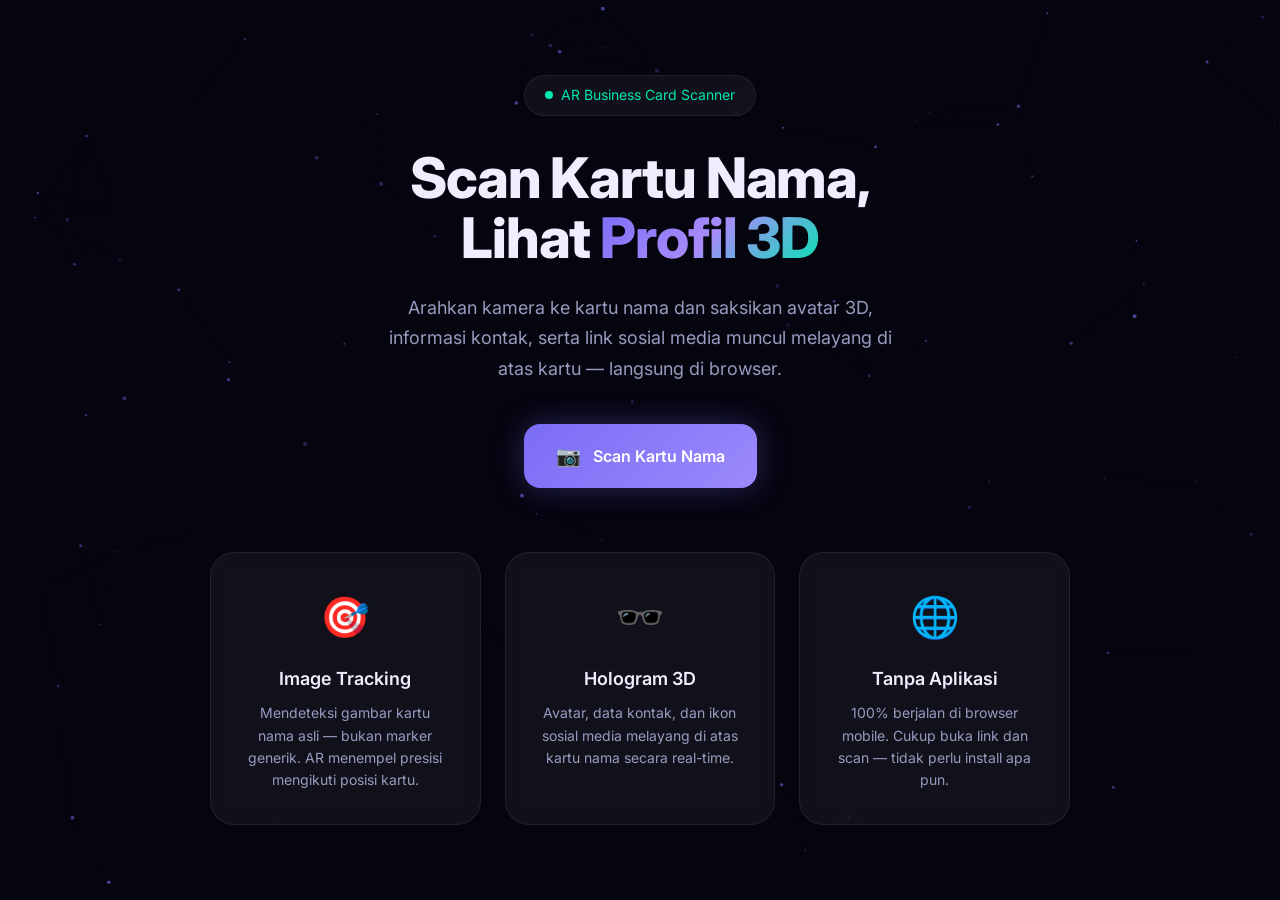
<file: index.html>
<!DOCTYPE html>
<html lang="id">
<head>
  <meta charset="UTF-8">
  <meta name="viewport" content="width=device-width, initial-scale=1.0, user-scalable=no">
  <meta name="description" content="ConnectMe — Scan kartu nama dan lihat profil AR 3D langsung di browser. Tanpa install aplikasi.">
  <meta name="theme-color" content="#050510">
  <meta name="apple-mobile-web-app-capable" content="yes">
  <meta name="apple-mobile-web-app-status-bar-style" content="black-translucent">
  <title>ConnectMe — AR Business Card Scanner</title>

  <!-- Google Fonts -->
  <link rel="preconnect" href="https://fonts.googleapis.com">
  <link rel="preconnect" href="https://fonts.gstatic.com" crossorigin>
  <link href="https://fonts.googleapis.com/css2?family=Inter:wght@400;500;600;700;800&display=swap" rel="stylesheet">

  <!-- Styles -->
  <link rel="stylesheet" href="css/style.css">
</head>
<body>

  <!-- Particle Background -->
  <canvas id="particle-canvas"></canvas>

  <!-- Landing Wrapper -->
  <main class="landing-wrapper">

    <!-- Hero -->
    <section class="hero">
      <div class="hero-badge">
        <span class="dot"></span>
        <span>AR Business Card Scanner</span>
      </div>

      <h1 class="hero-title">
        Scan Kartu Nama,<br>
        Lihat <span class="gradient-text">Profil 3D</span>
      </h1>

      <p class="hero-subtitle">
        Arahkan kamera ke kartu nama dan saksikan avatar 3D, informasi kontak, serta link sosial media muncul melayang di atas kartu — langsung di browser.
      </p>

      <div class="hero-actions">
        <a href="scanner.html" class="btn btn-primary" id="btn-scan">
          <span class="btn-icon">📷</span>
          Scan Kartu Nama
        </a>
      </div>
    </section>

    <!-- Features -->
    <section class="features">
      <div class="feature-card">
        <span class="feature-icon">🎯</span>
        <h3 class="feature-title">Image Tracking</h3>
        <p class="feature-desc">Mendeteksi gambar kartu nama asli — bukan marker generik. AR menempel presisi mengikuti posisi kartu.</p>
      </div>
      <div class="feature-card">
        <span class="feature-icon">🕶️</span>
        <h3 class="feature-title">Hologram 3D</h3>
        <p class="feature-desc">Avatar, data kontak, dan ikon sosial media melayang di atas kartu nama secara real-time.</p>
      </div>
      <div class="feature-card">
        <span class="feature-icon">🌐</span>
        <h3 class="feature-title">Tanpa Aplikasi</h3>
        <p class="feature-desc">100% berjalan di browser mobile. Cukup buka link dan scan — tidak perlu install apa pun.</p>
      </div>
    </section>

  </main>

  <!-- Particle Background Script (inline) -->
  <script>
    (() => {
      const canvas = document.getElementById('particle-canvas');
      const ctx = canvas.getContext('2d');
      let particles = [];
      let animId = null;
      let w, h;

      function resize() {
        w = canvas.width = window.innerWidth;
        h = canvas.height = window.innerHeight;
      }

      function createParticles() {
        particles = [];
        const count = Math.min(Math.floor((w * h) / 12000), 120);
        for (let i = 0; i < count; i++) {
          particles.push({
            x: Math.random() * w,
            y: Math.random() * h,
            r: Math.random() * 1.5 + 0.5,
            dx: (Math.random() - 0.5) * 0.4,
            dy: (Math.random() - 0.5) * 0.4,
            opacity: Math.random() * 0.5 + 0.1,
          });
        }
      }

      function draw() {
        ctx.clearRect(0, 0, w, h);
        for (const p of particles) {
          p.x += p.dx;
          p.y += p.dy;
          if (p.x < 0) p.x = w;
          if (p.x > w) p.x = 0;
          if (p.y < 0) p.y = h;
          if (p.y > h) p.y = 0;

          ctx.beginPath();
          ctx.arc(p.x, p.y, p.r, 0, Math.PI * 2);
          ctx.fillStyle = `rgba(123, 108, 246, ${p.opacity})`;
          ctx.fill();
        }

        // Draw connections
        for (let i = 0; i < particles.length; i++) {
          for (let j = i + 1; j < particles.length; j++) {
            const dx = particles[i].x - particles[j].x;
            const dy = particles[i].y - particles[j].y;
            const dist = Math.sqrt(dx * dx + dy * dy);
            if (dist < 120) {
              ctx.beginPath();
              ctx.moveTo(particles[i].x, particles[i].y);
              ctx.lineTo(particles[j].x, particles[j].y);
              ctx.strokeStyle = `rgba(123, 108, 246, ${0.08 * (1 - dist / 120)})`;
              ctx.lineWidth = 0.5;
              ctx.stroke();
            }
          }
        }
        animId = requestAnimationFrame(draw);
      }

      resize();
      createParticles();
      draw();

      window.addEventListener('resize', () => {
        resize();
        createParticles();
      });
    })();
  </script>

</body>
</html>
</file>
<file: css/style.css>
/* ============================================
   ConnectMe v2 — Design System & Styles
   AR Business Card Scanner
   ============================================ */

/* --- CSS Variables (Design Tokens) --- */
:root {
  /* Colors */
  --color-bg-primary: #050510;
  --color-bg-secondary: #0c0c24;
  --color-bg-tertiary: #14143a;
  --color-bg-card: rgba(255, 255, 255, 0.03);
  --color-bg-glass: rgba(255, 255, 255, 0.05);
  --color-bg-glass-hover: rgba(255, 255, 255, 0.09);

  --color-accent-primary: #7B6CF6;
  --color-accent-secondary: #00E8B0;
  --color-accent-tertiary: #FF6B9D;
  --color-gradient-start: #7B6CF6;
  --color-gradient-mid: #A78BFA;
  --color-gradient-end: #00E8B0;

  --color-text-primary: #EEEEFF;
  --color-text-secondary: #9A9ABF;
  --color-text-muted: #5A5A7F;

  --color-border: rgba(255, 255, 255, 0.07);
  --color-border-accent: rgba(123, 108, 246, 0.35);

  --color-success: #00E8B0;
  --color-error: #FF4D6A;
  --color-warning: #FFB84D;

  /* Typography */
  --font-primary: 'Inter', 'Segoe UI', system-ui, -apple-system, sans-serif;
  --text-xs: 0.75rem;
  --text-sm: 0.875rem;
  --text-base: 1rem;
  --text-lg: 1.125rem;
  --text-xl: 1.25rem;
  --text-2xl: 1.5rem;
  --text-3xl: 2rem;
  --text-4xl: 2.5rem;
  --text-5xl: 3.5rem;

  /* Spacing */
  --space-1: 0.25rem;
  --space-2: 0.5rem;
  --space-3: 0.75rem;
  --space-4: 1rem;
  --space-5: 1.25rem;
  --space-6: 1.5rem;
  --space-8: 2rem;
  --space-10: 2.5rem;
  --space-12: 3rem;
  --space-16: 4rem;

  /* Border Radius */
  --radius-sm: 0.375rem;
  --radius-md: 0.75rem;
  --radius-lg: 1rem;
  --radius-xl: 1.5rem;
  --radius-2xl: 2rem;
  --radius-full: 9999px;

  /* Shadows */
  --shadow-sm: 0 2px 8px rgba(0, 0, 0, 0.3);
  --shadow-md: 0 4px 16px rgba(0, 0, 0, 0.4);
  --shadow-lg: 0 8px 32px rgba(0, 0, 0, 0.5);
  --shadow-glow: 0 0 30px rgba(123, 108, 246, 0.3);
  --shadow-glow-success: 0 0 30px rgba(0, 232, 176, 0.25);

  /* Transitions */
  --transition-fast: 150ms cubic-bezier(0.4, 0, 0.2, 1);
  --transition-base: 300ms cubic-bezier(0.4, 0, 0.2, 1);
  --transition-slow: 500ms cubic-bezier(0.4, 0, 0.2, 1);
}

/* --- Reset & Base --- */
*, *::before, *::after {
  margin: 0;
  padding: 0;
  box-sizing: border-box;
}

html {
  scroll-behavior: smooth;
  -webkit-text-size-adjust: 100%;
}

body {
  font-family: var(--font-primary);
  font-size: var(--text-base);
  line-height: 1.6;
  color: var(--color-text-primary);
  background: var(--color-bg-primary);
  overflow-x: hidden;
  min-height: 100vh;
  min-height: 100dvh;
  -webkit-font-smoothing: antialiased;
  -moz-osx-font-smoothing: grayscale;
}

a {
  color: var(--color-accent-primary);
  text-decoration: none;
  transition: color var(--transition-fast);
}
a:hover { color: var(--color-accent-secondary); }

img { max-width: 100%; display: block; }

button {
  font-family: inherit;
  cursor: pointer;
  border: none;
  outline: none;
  background: none;
}

/* ============================================
   LANDING PAGE (index.html)
   ============================================ */

/* Particle canvas background */
#particle-canvas {
  position: fixed;
  inset: 0;
  width: 100%;
  height: 100%;
  z-index: 0;
  pointer-events: none;
}

/* Main wrapper */
.landing-wrapper {
  position: relative;
  z-index: 1;
  display: flex;
  flex-direction: column;
  align-items: center;
  justify-content: center;
  min-height: 100vh;
  min-height: 100dvh;
  padding: var(--space-6);
}

/* Hero Section */
.hero {
  text-align: center;
  max-width: 720px;
}

.hero-badge {
  display: inline-flex;
  align-items: center;
  gap: var(--space-2);
  padding: var(--space-2) var(--space-5);
  background: var(--color-bg-glass);
  border: 1px solid var(--color-border);
  border-radius: var(--radius-full);
  font-size: var(--text-sm);
  color: var(--color-accent-secondary);
  margin-bottom: var(--space-8);
  backdrop-filter: blur(12px);
  animation: slideDown 0.8s ease-out;
}

.hero-badge .dot {
  width: 8px;
  height: 8px;
  background: var(--color-accent-secondary);
  border-radius: 50%;
  animation: pulse 2s ease-in-out infinite;
}

.hero-title {
  font-size: var(--text-5xl);
  font-weight: 800;
  line-height: 1.08;
  margin-bottom: var(--space-6);
  letter-spacing: -0.02em;
  animation: slideUp 0.8s ease-out 0.1s both;
}

.gradient-text {
  background: linear-gradient(135deg, var(--color-gradient-start), var(--color-gradient-mid), var(--color-gradient-end));
  -webkit-background-clip: text;
  background-clip: text;
  -webkit-text-fill-color: transparent;
}

.hero-subtitle {
  font-size: var(--text-lg);
  color: var(--color-text-secondary);
  max-width: 520px;
  margin: 0 auto var(--space-10);
  line-height: 1.7;
  animation: slideUp 0.8s ease-out 0.2s both;
}

.hero-actions {
  display: flex;
  gap: var(--space-4);
  justify-content: center;
  flex-wrap: wrap;
  animation: slideUp 0.8s ease-out 0.3s both;
}

/* Buttons */
.btn {
  display: inline-flex;
  align-items: center;
  gap: var(--space-3);
  padding: var(--space-4) var(--space-8);
  border-radius: var(--radius-lg);
  font-size: var(--text-base);
  font-weight: 600;
  transition: all var(--transition-base);
  position: relative;
  overflow: hidden;
  text-decoration: none;
}

.btn-primary {
  background: linear-gradient(135deg, var(--color-gradient-start), #9B8AFB);
  color: white;
  box-shadow: var(--shadow-glow);
}
.btn-primary:hover {
  transform: translateY(-2px);
  box-shadow: 0 0 50px rgba(123, 108, 246, 0.5);
  color: white;
}
.btn-primary:active { transform: translateY(0); }

.btn-primary::after {
  content: '';
  position: absolute;
  top: -50%; left: -50%;
  width: 200%; height: 200%;
  background: linear-gradient(transparent, rgba(255,255,255,0.12), transparent);
  transform: rotate(45deg);
  transition: all 0.6s;
  opacity: 0;
}
.btn-primary:hover::after {
  opacity: 1;
  animation: shimmer 1.5s infinite;
}

.btn-icon {
  font-size: var(--text-xl);
  display: flex;
  align-items: center;
}

/* Features */
.features {
  position: relative;
  z-index: 1;
  display: grid;
  grid-template-columns: repeat(3, 1fr);
  gap: var(--space-6);
  max-width: 860px;
  margin-top: var(--space-16);
  animation: slideUp 0.8s ease-out 0.5s both;
}

.feature-card {
  background: var(--color-bg-glass);
  border: 1px solid var(--color-border);
  border-radius: var(--radius-xl);
  padding: var(--space-8);
  text-align: center;
  backdrop-filter: blur(10px);
  transition: all var(--transition-base);
}
.feature-card:hover {
  background: var(--color-bg-glass-hover);
  border-color: var(--color-border-accent);
  transform: translateY(-4px);
  box-shadow: var(--shadow-lg);
}

.feature-icon {
  font-size: 2.5rem;
  margin-bottom: var(--space-4);
  display: block;
}
.feature-title {
  font-size: var(--text-lg);
  font-weight: 600;
  margin-bottom: var(--space-2);
}
.feature-desc {
  font-size: var(--text-sm);
  color: var(--color-text-secondary);
  line-height: 1.6;
}

/* ============================================
   SCANNER PAGE (scanner.html)
   ============================================ */

/* Full-screen scanner wrapper */
.scanner-wrapper {
  position: fixed;
  inset: 0;
  width: 100%;
  height: 100%;
  background: #000;
  overflow: hidden;
}

/* --- Phase 1: QR Detection --- */
.qr-phase {
  position: absolute;
  inset: 0;
  z-index: 2;
  display: flex;
  flex-direction: column;
  align-items: center;
  justify-content: center;
}

#qr-video {
  position: absolute;
  inset: 0;
  width: 100%;
  height: 100%;
  object-fit: cover;
}

/* Scanner overlay frame */
.scan-overlay {
  position: absolute;
  inset: 0;
  z-index: 3;
  display: flex;
  flex-direction: column;
  align-items: center;
  justify-content: center;
  pointer-events: none;
}

.scan-frame {
  width: 260px;
  height: 260px;
  position: relative;
  border: 2px solid rgba(123, 108, 246, 0.4);
  border-radius: var(--radius-lg);
}

/* Corner markers */
.scan-frame::before,
.scan-frame::after,
.scan-frame .corner-bl,
.scan-frame .corner-br {
  content: '';
  position: absolute;
  width: 28px;
  height: 28px;
}
.scan-frame::before {
  top: -2px; left: -2px;
  border-top: 3px solid var(--color-accent-primary);
  border-left: 3px solid var(--color-accent-primary);
  border-radius: 6px 0 0 0;
}
.scan-frame::after {
  top: -2px; right: -2px;
  border-top: 3px solid var(--color-accent-primary);
  border-right: 3px solid var(--color-accent-primary);
  border-radius: 0 6px 0 0;
}
.corner-bl {
  bottom: -2px; left: -2px;
  border-bottom: 3px solid var(--color-accent-primary);
  border-left: 3px solid var(--color-accent-primary);
  border-radius: 0 0 0 6px;
}
.corner-br {
  bottom: -2px; right: -2px;
  border-bottom: 3px solid var(--color-accent-primary);
  border-right: 3px solid var(--color-accent-primary);
  border-radius: 0 0 6px 0;
}

/* Scan line animation */
.scan-line {
  position: absolute;
  top: 10%;
  left: 8%;
  width: 84%;
  height: 2px;
  background: linear-gradient(90deg, transparent, var(--color-accent-secondary), transparent);
  box-shadow: 0 0 12px var(--color-accent-secondary);
  animation: scanLine 2.5s ease-in-out infinite;
}

/* QR detected green border */
.scan-frame.detected {
  border-color: var(--color-success);
  box-shadow: 0 0 30px rgba(0, 232, 176, 0.3);
}
.scan-frame.detected::before,
.scan-frame.detected::after,
.scan-frame.detected .corner-bl,
.scan-frame.detected .corner-br {
  border-color: var(--color-success) !important;
}
.scan-frame.detected .scan-line {
  background: linear-gradient(90deg, transparent, var(--color-success), transparent);
  box-shadow: 0 0 12px var(--color-success);
  animation: none;
  top: 50%;
}

.scan-hint {
  margin-top: var(--space-8);
  color: rgba(255,255,255,0.8);
  font-size: var(--text-sm);
  font-weight: 500;
  text-align: center;
  text-shadow: 0 2px 8px rgba(0,0,0,0.6);
  padding: var(--space-3) var(--space-6);
  background: rgba(0,0,0,0.4);
  backdrop-filter: blur(8px);
  border-radius: var(--radius-full);
}

/* Skip QR button */
.skip-qr-btn {
  margin-top: var(--space-4);
  padding: var(--space-3) var(--space-8);
  background: linear-gradient(135deg, var(--color-gradient-start), var(--color-gradient-end));
  color: white;
  font-size: var(--text-sm);
  font-weight: 600;
  border: none;
  border-radius: var(--radius-full);
  cursor: pointer;
  pointer-events: auto;
  box-shadow: 0 0 20px rgba(123, 108, 246, 0.4);
  transition: all var(--transition-base);
  animation: slideUp 0.5s ease-out 1s both, pulseGlow 2s ease-in-out 2s infinite;
}
.skip-qr-btn:hover {
  transform: translateY(-2px) scale(1.05);
  box-shadow: 0 0 30px rgba(123, 108, 246, 0.6);
}
.skip-qr-btn:active {
  transform: translateY(0) scale(0.98);
}

@keyframes pulseGlow {
  0%, 100% { box-shadow: 0 0 20px rgba(123, 108, 246, 0.4); }
  50% { box-shadow: 0 0 35px rgba(123, 108, 246, 0.7), 0 0 60px rgba(0, 232, 176, 0.3); }
}

/* --- Phase 2: AR Scene --- */
.ar-phase {
  position: absolute;
  inset: 0;
  z-index: 1;
  display: none;
}
.ar-phase.active {
  display: block;
  z-index: 2;
}

/* MindAR A-Frame scene */
.ar-phase a-scene {
  width: 100% !important;
  height: 100% !important;
}

/* --- Shared Scanner UI overlays --- */
.scanner-ui {
  position: absolute;
  inset: 0;
  z-index: 10;
  pointer-events: none;
}
.scanner-ui > * {
  pointer-events: auto;
}

/* Back button */
.nav-back {
  position: absolute;
  top: var(--space-4);
  left: var(--space-4);
  z-index: 20;
}
.back-btn {
  display: flex;
  align-items: center;
  gap: var(--space-2);
  padding: var(--space-3) var(--space-5);
  background: rgba(5, 5, 16, 0.7);
  backdrop-filter: blur(12px);
  border: 1px solid var(--color-border);
  border-radius: var(--radius-full);
  color: var(--color-text-primary);
  font-size: var(--text-sm);
  font-weight: 500;
  transition: all var(--transition-fast);
  text-decoration: none;
}
.back-btn:hover {
  background: var(--color-bg-glass-hover);
  border-color: var(--color-border-accent);
  color: var(--color-text-primary);
}

/* Status badge */
.status-badge {
  position: absolute;
  top: var(--space-4);
  right: var(--space-4);
  z-index: 20;
  padding: var(--space-2) var(--space-4);
  background: rgba(5, 5, 16, 0.75);
  backdrop-filter: blur(12px);
  border: 1px solid var(--color-border);
  border-radius: var(--radius-full);
  font-size: var(--text-xs);
  font-weight: 600;
  color: var(--color-text-secondary);
  display: flex;
  align-items: center;
  gap: var(--space-2);
}
.status-badge .status-dot {
  width: 7px; height: 7px;
  border-radius: 50%;
  background: var(--color-accent-secondary);
  animation: pulse 2s ease-in-out infinite;
}
.status-badge.tracking .status-dot {
  background: var(--color-success);
}

/* AR Info card (bottom sheet style) */
.ar-info-card {
  position: absolute;
  bottom: var(--space-6);
  left: var(--space-4);
  right: var(--space-4);
  z-index: 20;
  background: rgba(5, 5, 16, 0.88);
  backdrop-filter: blur(24px);
  border: 1px solid var(--color-border);
  border-radius: var(--radius-xl);
  padding: var(--space-6);
  display: none;
  animation: slideUpCard 0.5s ease-out;
  max-width: 420px;
  margin: 0 auto;
}
.ar-info-card.visible {
  display: block;
}

.ar-info-card .card-header {
  display: flex;
  align-items: center;
  gap: var(--space-4);
  margin-bottom: var(--space-4);
}
.card-avatar {
  width: 52px; height: 52px;
  border-radius: var(--radius-md);
  background: linear-gradient(135deg, var(--color-gradient-start), var(--color-gradient-end));
  display: flex;
  align-items: center;
  justify-content: center;
  font-size: 1.5rem;
  flex-shrink: 0;
}
.card-name {
  font-size: var(--text-xl);
  font-weight: 700;
}
.card-title {
  font-size: var(--text-sm);
  color: var(--color-text-secondary);
}

.card-details {
  display: flex;
  flex-direction: column;
  gap: var(--space-2);
  margin-bottom: var(--space-5);
}
.card-detail-row {
  display: flex;
  align-items: center;
  gap: var(--space-3);
  font-size: var(--text-sm);
  color: var(--color-text-secondary);
}
.card-detail-row .detail-icon {
  width: 16px;
  text-align: center;
  flex-shrink: 0;
}

/* Social icons bar */
.social-bar {
  display: flex;
  gap: var(--space-3);
  justify-content: center;
  padding-top: var(--space-4);
  border-top: 1px solid var(--color-border);
}
.social-link {
  width: 42px; height: 42px;
  border-radius: var(--radius-md);
  background: var(--color-bg-glass);
  border: 1px solid var(--color-border);
  display: flex;
  align-items: center;
  justify-content: center;
  transition: all var(--transition-fast);
  color: var(--color-text-primary);
}
.social-link:hover {
  background: var(--color-bg-glass-hover);
  border-color: var(--color-border-accent);
  transform: translateY(-2px);
  color: var(--color-accent-primary);
}
.social-link svg {
  width: 18px; height: 18px;
  fill: currentColor;
}

/* Camera permission error overlay */
.camera-error {
  position: absolute;
  inset: 0;
  z-index: 50;
  display: none;
  flex-direction: column;
  align-items: center;
  justify-content: center;
  background: var(--color-bg-primary);
  text-align: center;
  padding: var(--space-8);
}
.camera-error.visible {
  display: flex;
}
.camera-error .error-icon {
  font-size: 4rem;
  margin-bottom: var(--space-6);
}
.camera-error h2 {
  font-size: var(--text-2xl);
  margin-bottom: var(--space-3);
}
.camera-error p {
  color: var(--color-text-secondary);
  margin-bottom: var(--space-8);
  max-width: 320px;
}

/* ============================================
   TOAST NOTIFICATIONS
   ============================================ */
.toast-container {
  position: fixed;
  top: var(--space-6);
  left: 50%;
  transform: translateX(-50%);
  z-index: 200;
  display: flex;
  flex-direction: column;
  gap: var(--space-3);
  pointer-events: none;
}

.toast {
  display: flex;
  align-items: center;
  gap: var(--space-3);
  padding: var(--space-3) var(--space-6);
  background: rgba(5, 5, 16, 0.92);
  backdrop-filter: blur(20px);
  border-radius: var(--radius-full);
  border: 1px solid var(--color-border);
  box-shadow: var(--shadow-lg);
  animation: toastIn 0.4s ease-out;
  pointer-events: auto;
  white-space: nowrap;
}
.toast.toast-out { animation: toastOut 0.3s ease-in forwards; }

.toast-success { border-color: rgba(0, 232, 176, 0.3); }
.toast-error { border-color: rgba(255, 77, 106, 0.3); }

.toast-icon { font-size: var(--text-lg); flex-shrink: 0; }
.toast-message { font-size: var(--text-sm); color: var(--color-text-primary); }

/* ============================================
   KEYFRAME ANIMATIONS
   ============================================ */

@keyframes slideDown {
  from { opacity: 0; transform: translateY(-20px); }
  to { opacity: 1; transform: translateY(0); }
}
@keyframes slideUp {
  from { opacity: 0; transform: translateY(30px); }
  to { opacity: 1; transform: translateY(0); }
}
@keyframes slideUpCard {
  from { opacity: 0; transform: translateY(40px); }
  to { opacity: 1; transform: translateY(0); }
}
@keyframes pulse {
  0%, 100% { opacity: 1; transform: scale(1); }
  50% { opacity: 0.5; transform: scale(1.3); }
}
@keyframes shimmer {
  0% { transform: rotate(45deg) translateX(-100%); }
  100% { transform: rotate(45deg) translateX(100%); }
}
@keyframes scanLine {
  0%, 100% { top: 10%; }
  50% { top: 85%; }
}
@keyframes toastIn {
  from { opacity: 0; transform: translateY(-20px); }
  to { opacity: 1; transform: translateY(0); }
}
@keyframes toastOut {
  from { opacity: 1; transform: translateY(0); }
  to { opacity: 0; transform: translateY(-20px); }
}

/* ============================================
   RESPONSIVE
   ============================================ */

@media (max-width: 768px) {
  .hero-title { font-size: var(--text-4xl); }
  .hero-subtitle { font-size: var(--text-base); }
  .features {
    grid-template-columns: 1fr;
    gap: var(--space-4);
    margin-top: var(--space-10);
  }
  .scan-frame { width: 220px; height: 220px; }
}

@media (max-width: 480px) {
  .hero-title { font-size: var(--text-3xl); }
  .hero-subtitle { font-size: var(--text-sm); }
  .hero-actions {
    flex-direction: column;
    align-items: center;
  }
  .btn {
    width: 100%;
    max-width: 280px;
    justify-content: center;
  }
  .feature-card { padding: var(--space-6); }
  .ar-info-card { padding: var(--space-4); }
  .scan-frame { width: 200px; height: 200px; }
}

/* ============================================
   SCROLLBAR
   ============================================ */
::-webkit-scrollbar { width: 6px; }
::-webkit-scrollbar-track { background: var(--color-bg-primary); }
::-webkit-scrollbar-thumb { background: var(--color-bg-tertiary); border-radius: var(--radius-full); }
::-webkit-scrollbar-thumb:hover { background: var(--color-accent-primary); }
</file>
